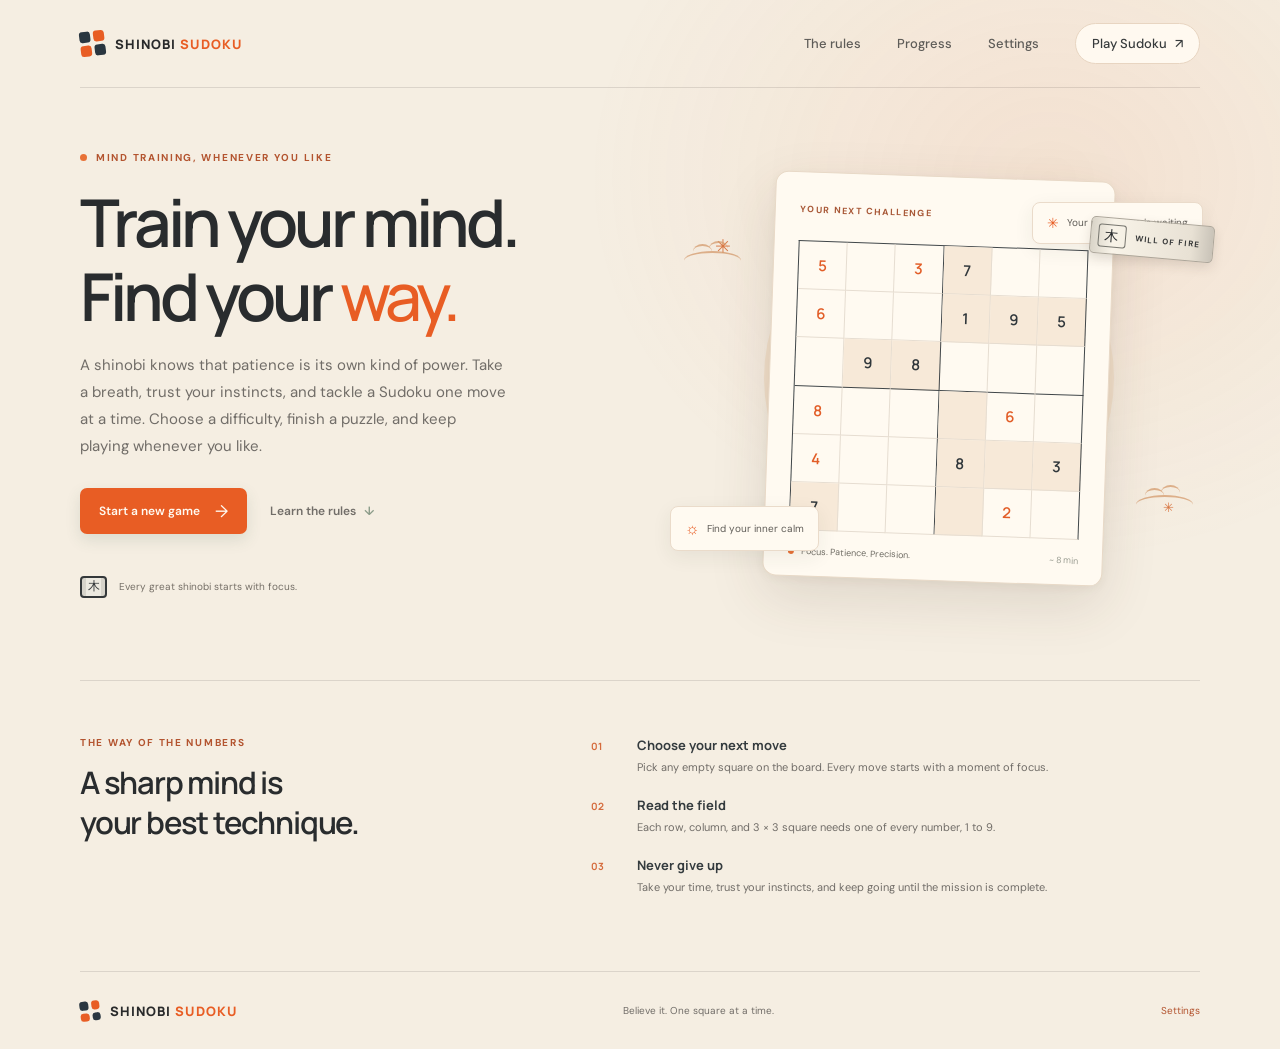
<file: index.html>
<!doctype html>
<html lang="en">
  <head>
    <meta charset="utf-8" />
    <meta name="viewport" content="width=device-width, initial-scale=1" />
    <meta
      name="description"
      content="Train your focus with a Naruto-inspired daily Sudoku challenge. Take a breath, trust your instincts, and find your next move."
    />
    <meta name="theme-color" content="#f5eee2" />
    <title>Shinobi Sudoku — Train your mind</title>
    <link rel="icon" type="image/svg+xml" href="favicon.svg" />
    <link rel="stylesheet" href="styles.css" />
    <script src="settings.js" defer></script>
  </head>
  <body class="home-page">
    <header class="site-header">
      <a class="brand" href="index.html" aria-label="Shinobi Sudoku home">
        <span class="brand-mark" aria-hidden="true"><span></span><span></span><span></span><span></span></span>
        <span class="brand-title">SHINOBI <span>SUDOKU</span></span>
      </a>
      <nav class="site-nav" aria-label="Main navigation">
        <a href="#how-to-play">The rules</a>
        <a href="progress.html">Progress</a>
        <a href="settings.html">Settings</a>
        <a class="nav-cta" href="puzzle.html">Play Sudoku <span aria-hidden="true">↗</span></a>
      </nav>
    </header>

    <main>
      <section class="hero" aria-labelledby="hero-title">
        <div class="hero-copy">
          <p class="eyebrow"><span class="eyebrow-dot"></span> Mind training, whenever you like</p>
          <h1 id="hero-title">Train your mind.<br />Find your <span>way.</span></h1>
          <p class="hero-description">
            A shinobi knows that patience is its own kind of power. Take a breath,
            trust your instincts, and tackle a Sudoku one move at a time. Choose
            a difficulty, finish a puzzle, and keep playing whenever you like.
          </p>
          <div class="hero-actions">
            <a class="button button-primary" href="puzzle.html">
              Start a new game <span aria-hidden="true">→</span>
            </a>
            <a class="text-link" href="#how-to-play">Learn the rules <span aria-hidden="true">↓</span></a>
          </div>
          <div class="social-proof">
            <span class="headband-stamp" aria-hidden="true">木</span>
            <span>Every great shinobi starts with focus.</span>
          </div>
        </div>

        <div class="hero-art" aria-label="An illustrated shinobi-inspired Sudoku preview">
          <div class="art-sun"></div>
          <span class="art-cloud cloud-one" aria-hidden="true"></span>
          <span class="art-cloud cloud-two" aria-hidden="true"></span>
          <span class="art-sparkle sparkle-one" aria-hidden="true">✳</span>
          <span class="art-sparkle sparkle-two" aria-hidden="true">✳</span>
          <div class="headband-banner"><span class="headband-symbol" aria-hidden="true">木</span><span>WILL OF FIRE</span></div>
          <div class="preview-card">
            <div class="preview-heading">
              <span class="preview-label">YOUR NEXT CHALLENGE</span>
              <span class="calendar-icon" aria-hidden="true">✳</span>
            </div>
            <div class="preview-grid" aria-hidden="true">
              <span>5</span><span></span><span>3</span><span class="mini-given">7</span><span></span><span></span>
              <span>6</span><span></span><span></span><span>1</span><span>9</span><span>5</span>
              <span></span><span>9</span><span>8</span><span></span><span></span><span></span>
              <span>8</span><span></span><span></span><span></span><span>6</span><span></span>
              <span>4</span><span></span><span></span><span>8</span><span></span><span>3</span>
              <span>7</span><span></span><span></span><span></span><span>2</span><span></span>
            </div>
            <div class="preview-footer">
              <span><span class="status-dot"></span> Focus. Patience. Precision.</span>
              <span class="preview-time">~ 8 min</span>
            </div>
          </div>
          <div class="floating-note note-top"><span class="note-icon">✳</span> Your next move is waiting</div>
          <div class="floating-note note-bottom"><span aria-hidden="true">☼</span> Find your inner calm</div>
        </div>
      </section>

      <section class="how-section" id="how-to-play" aria-labelledby="how-title">
        <div class="how-intro">
          <p class="eyebrow">The way of the numbers</p>
          <h2 id="how-title">A sharp mind is<br />your best technique.</h2>
        </div>
        <div class="how-steps">
          <article class="how-step">
            <span class="step-number">01</span>
            <div><h3>Choose your next move</h3><p>Pick any empty square on the board. Every move starts with a moment of focus.</p></div>
          </article>
          <article class="how-step">
            <span class="step-number">02</span>
            <div><h3>Read the field</h3><p>Each row, column, and 3 × 3 square needs one of every number, 1 to 9.</p></div>
          </article>
          <article class="how-step">
            <span class="step-number">03</span>
            <div><h3>Never give up</h3><p>Take your time, trust your instincts, and keep going until the mission is complete.</p></div>
          </article>
        </div>
      </section>
    </main>

    <footer class="site-footer">
      <a class="brand footer-brand" href="index.html" aria-label="Shinobi Sudoku home">
        <span class="brand-mark" aria-hidden="true"><span></span><span></span><span></span><span></span></span>
        <span class="brand-title">SHINOBI <span>SUDOKU</span></span>
      </a>
      <p>Believe it. One square at a time.</p>
      <a href="settings.html">Settings</a>
    </footer>
  </body>
</html>
</file>
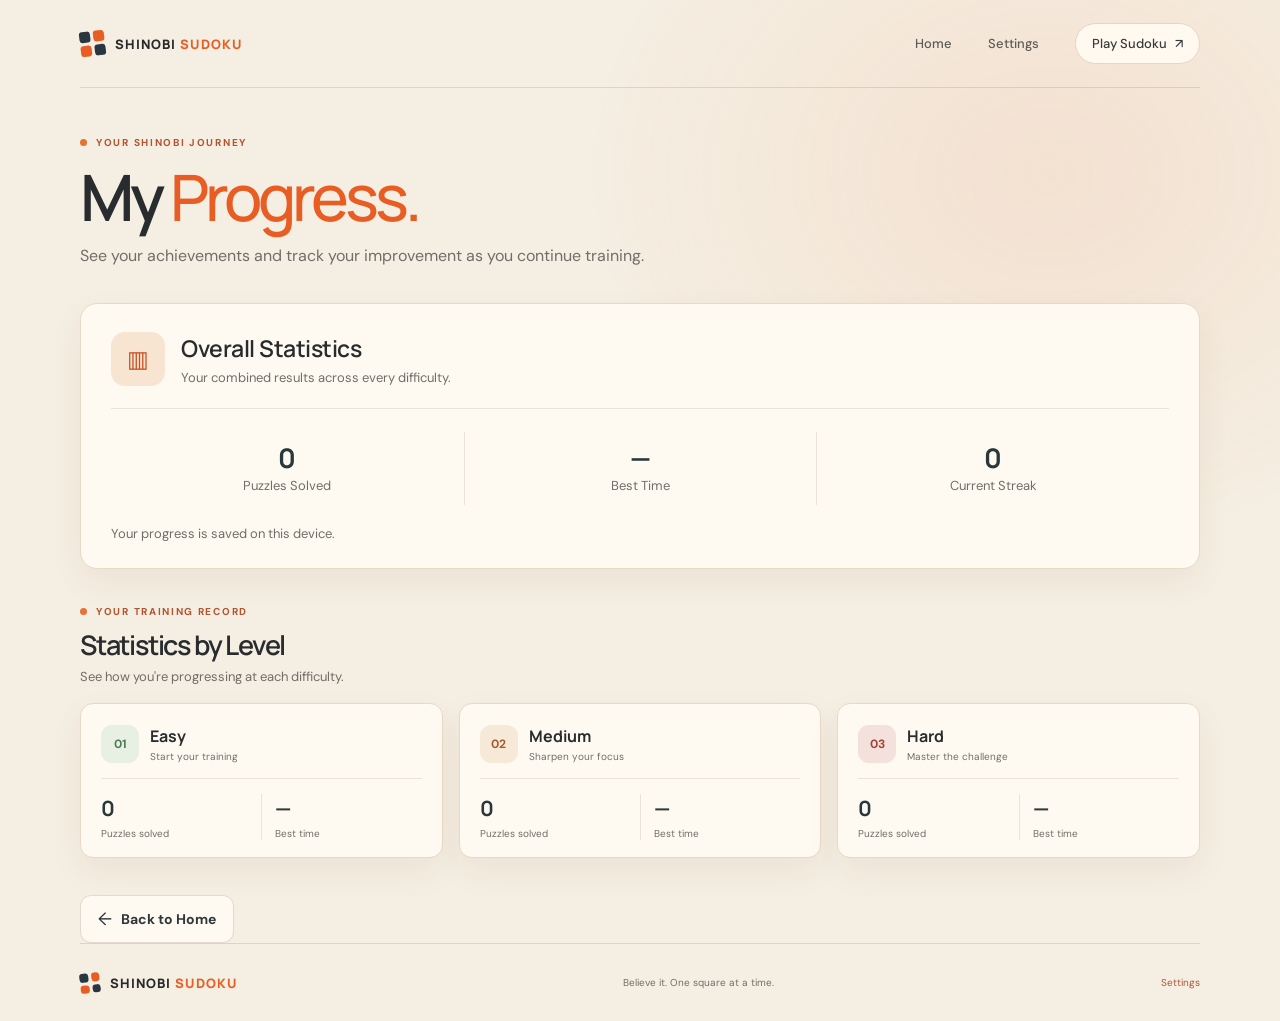
<file: progress.html>
<!doctype html>
<html lang="en">
  <head>
    <meta charset="utf-8" />
    <meta name="viewport" content="width=device-width, initial-scale=1" />
    <meta
      name="description"
      content="See your Sudoku achievements and track your shinobi training progress."
    />
    <meta name="theme-color" content="#f5eee2" />
    <title>My Progress — Shinobi Sudoku</title>
    <link rel="icon" type="image/svg+xml" href="favicon.svg" />
    <link rel="stylesheet" href="styles.css" />
    <script src="settings.js" defer></script>
    <script src="progress.js" defer></script>
  </head>
  <body class="progress-page">
    <header class="site-header">
      <a class="brand" href="index.html" aria-label="Shinobi Sudoku home">
        <span class="brand-mark" aria-hidden="true"><span></span><span></span><span></span><span></span></span>
        <span class="brand-title">SHINOBI <span>SUDOKU</span></span>
      </a>
      <nav class="site-nav" aria-label="Main navigation">
        <a href="index.html">Home</a>
        <a href="settings.html">Settings</a>
        <a class="nav-cta" href="puzzle.html">Play Sudoku <span aria-hidden="true">↗</span></a>
      </nav>
    </header>

    <main>
      <section class="progress-intro" aria-labelledby="progress-title">
        <p class="eyebrow"><span class="eyebrow-dot"></span> Your shinobi journey</p>
        <h1 id="progress-title">My <span>Progress.</span></h1>
        <p>See your achievements and track your improvement as you continue training.</p>
      </section>

      <section class="statistics-card overall-statistics" aria-labelledby="statistics-title">
        <div class="statistics-heading">
          <span class="statistics-icon" aria-hidden="true">▥</span>
          <div>
            <h2 id="statistics-title">Overall Statistics</h2>
            <p>Your combined results across every difficulty.</p>
          </div>
        </div>
        <div class="statistics-grid" aria-live="polite">
          <div class="statistic">
            <strong id="puzzles-solved">0</strong>
            <span>Puzzles Solved</span>
          </div>
          <div class="statistic">
            <strong id="best-time">—</strong>
            <span>Best Time</span>
          </div>
          <div class="statistic">
            <strong id="current-streak">0</strong>
            <span>Current Streak</span>
          </div>
        </div>
        <p class="storage-note" id="storage-note" aria-live="polite">
          Your progress is saved on this device.
        </p>
      </section>

      <section class="level-statistics" aria-labelledby="level-statistics-title">
        <div class="level-statistics-heading">
          <p class="eyebrow"><span class="eyebrow-dot"></span> Your training record</p>
          <h2 id="level-statistics-title">Statistics by Level</h2>
          <p>See how you're progressing at each difficulty.</p>
        </div>
        <div class="level-statistics-grid" aria-live="polite">
          <article class="statistics-card level-statistics-card" aria-labelledby="easy-statistics-title">
            <div class="level-card-heading">
              <span class="level-badge level-easy" aria-hidden="true">01</span>
              <div>
                <h3 id="easy-statistics-title">Easy</h3>
                <p>Start your training</p>
              </div>
            </div>
            <div class="level-stats">
              <div class="level-stat"><strong id="easy-solved">0</strong><span>Puzzles solved</span></div>
              <div class="level-stat"><strong id="easy-best">—</strong><span>Best time</span></div>
            </div>
          </article>
          <article class="statistics-card level-statistics-card" aria-labelledby="medium-statistics-title">
            <div class="level-card-heading">
              <span class="level-badge level-medium" aria-hidden="true">02</span>
              <div>
                <h3 id="medium-statistics-title">Medium</h3>
                <p>Sharpen your focus</p>
              </div>
            </div>
            <div class="level-stats">
              <div class="level-stat"><strong id="medium-solved">0</strong><span>Puzzles solved</span></div>
              <div class="level-stat"><strong id="medium-best">—</strong><span>Best time</span></div>
            </div>
          </article>
          <article class="statistics-card level-statistics-card" aria-labelledby="hard-statistics-title">
            <div class="level-card-heading">
              <span class="level-badge level-hard" aria-hidden="true">03</span>
              <div>
                <h3 id="hard-statistics-title">Hard</h3>
                <p>Master the challenge</p>
              </div>
            </div>
            <div class="level-stats">
              <div class="level-stat"><strong id="hard-solved">0</strong><span>Puzzles solved</span></div>
              <div class="level-stat"><strong id="hard-best">—</strong><span>Best time</span></div>
            </div>
          </article>
        </div>
        <p class="level-history-note" id="level-history-note" hidden>
          Difficulty records are collected from puzzles completed after this update.
        </p>
      </section>

      <a class="back-home-button" href="index.html"><span aria-hidden="true">←</span> Back to Home</a>
    </main>
    <footer class="site-footer">
      <a class="brand footer-brand" href="index.html" aria-label="Shinobi Sudoku home">
        <span class="brand-mark" aria-hidden="true"><span></span><span></span><span></span><span></span></span>
        <span class="brand-title">SHINOBI <span>SUDOKU</span></span>
      </a>
      <p>Believe it. One square at a time.</p>
      <a href="settings.html">Settings</a>
    </footer>
  </body>
</html>
</file>
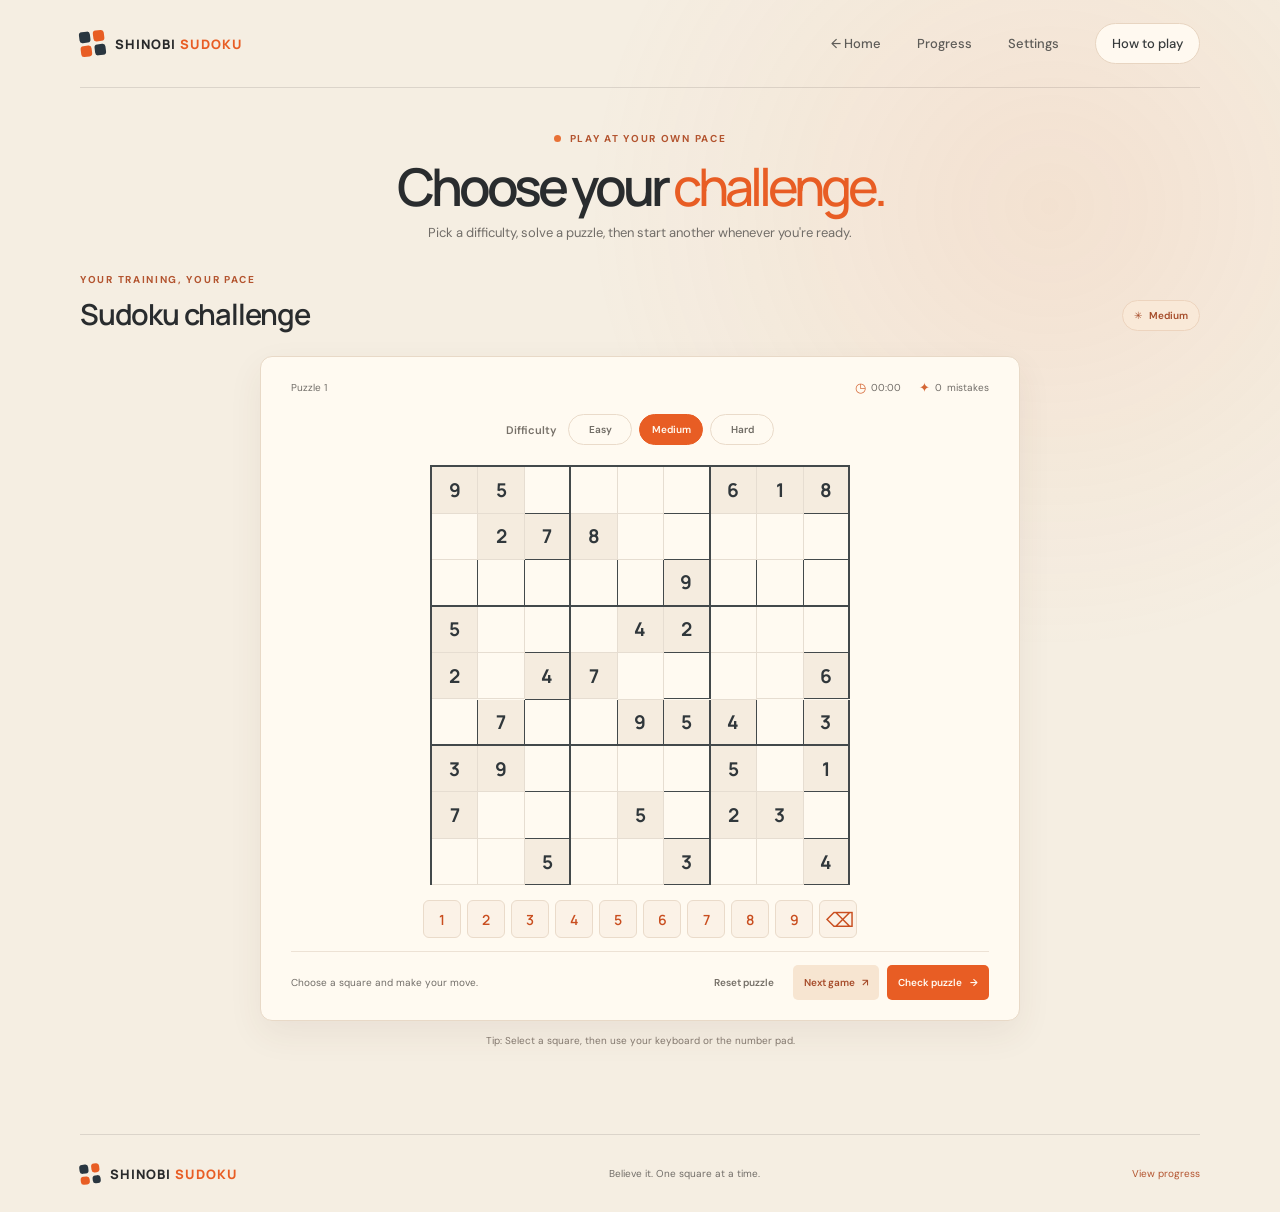
<file: puzzle.html>
<!doctype html>
<html lang="en">
  <head>
    <meta charset="utf-8" />
    <meta name="viewport" content="width=device-width, initial-scale=1" />
    <meta
      name="description"
      content="Play Shinobi Sudoku whenever you like. Choose a difficulty, focus your mind, and complete as many puzzles as you want."
    />
    <meta name="theme-color" content="#f5eee2" />
    <title>Play Sudoku — Shinobi Sudoku</title>
    <link rel="icon" type="image/svg+xml" href="favicon.svg" />
    <link rel="stylesheet" href="styles.css" />
    <script src="settings.js" defer></script>
    <script src="script.js" defer></script>
  </head>
  <body class="puzzle-page">
    <header class="site-header">
      <a class="brand" href="index.html" aria-label="Shinobi Sudoku home">
        <span class="brand-mark" aria-hidden="true"><span></span><span></span><span></span><span></span></span>
        <span class="brand-title">SHINOBI <span>SUDOKU</span></span>
      </a>
      <nav class="site-nav" aria-label="Main navigation">
        <a href="index.html">← Home</a>
        <a href="progress.html">Progress</a>
        <a href="settings.html">Settings</a>
        <a class="nav-cta" href="index.html#how-to-play">How to play</a>
      </nav>
    </header>

    <main>
      <section class="mission-intro" aria-labelledby="mission-title">
        <p class="eyebrow"><span class="eyebrow-dot"></span> Play at your own pace</p>
        <h1 id="mission-title">Choose your <span>challenge.</span></h1>
        <p>Pick a difficulty, solve a puzzle, then start another whenever you're ready.</p>
      </section>

      <section class="play-section" id="play" aria-labelledby="play-title">
        <div class="section-heading">
          <div>
            <p class="eyebrow">Your training, your pace</p>
            <h2 id="play-title">Sudoku challenge</h2>
          </div>
          <span class="difficulty-pill"><span aria-hidden="true">✳</span> <span id="difficulty-label">Medium</span></span>
        </div>

        <div class="game-card">
          <div class="game-topline">
            <span class="game-date" id="game-number">Puzzle 1</span>
            <div class="game-stats" aria-label="Game statistics">
              <span><span aria-hidden="true">◷</span> <span id="timer">00:00</span></span>
              <span><span aria-hidden="true">✦</span> <span id="mistakes">0</span> mistakes</span>
            </div>
          </div>
          <div class="difficulty-picker" role="group" aria-label="Choose puzzle difficulty">
            <span class="difficulty-picker-label">Difficulty</span>
            <button type="button" class="difficulty-option" data-difficulty="easy" aria-pressed="false">Easy</button>
            <button type="button" class="difficulty-option" data-difficulty="medium" aria-pressed="true">Medium</button>
            <button type="button" class="difficulty-option" data-difficulty="hard" aria-pressed="false">Hard</button>
          </div>
          <div
            class="sudoku-board"
            id="sudoku-board"
            role="group"
            aria-label="Sudoku board"
          ></div>
          <div class="number-pad" aria-label="Choose a number">
            <button type="button" class="number-button" data-number="1" aria-label="Enter 1">1</button>
            <button type="button" class="number-button" data-number="2" aria-label="Enter 2">2</button>
            <button type="button" class="number-button" data-number="3" aria-label="Enter 3">3</button>
            <button type="button" class="number-button" data-number="4" aria-label="Enter 4">4</button>
            <button type="button" class="number-button" data-number="5" aria-label="Enter 5">5</button>
            <button type="button" class="number-button" data-number="6" aria-label="Enter 6">6</button>
            <button type="button" class="number-button" data-number="7" aria-label="Enter 7">7</button>
            <button type="button" class="number-button" data-number="8" aria-label="Enter 8">8</button>
            <button type="button" class="number-button" data-number="9" aria-label="Enter 9">9</button>
            <button type="button" class="erase-button" data-erase aria-label="Erase selected square">⌫</button>
          </div>
          <div class="game-bottom">
            <p class="game-message" id="game-message" aria-live="polite">Choose a square and make your move.</p>
            <div class="game-actions">
              <button type="button" class="button button-quiet" id="clear-button">Reset puzzle</button>
              <button type="button" class="button button-next" id="next-button">Next game <span aria-hidden="true">↗</span></button>
              <button type="button" class="button button-check" id="check-button">Check puzzle <span aria-hidden="true">→</span></button>
            </div>
          </div>
        </div>
        <p class="keyboard-hint">Tip: Select a square, then use your keyboard or the number pad.</p>
      </section>
    </main>

    <footer class="site-footer">
      <a class="brand footer-brand" href="index.html" aria-label="Shinobi Sudoku home">
        <span class="brand-mark" aria-hidden="true"><span></span><span></span><span></span><span></span></span>
        <span class="brand-title">SHINOBI <span>SUDOKU</span></span>
      </a>
      <p>Believe it. One square at a time.</p>
      <a href="progress.html">View progress</a>
    </footer>
  </body>
</html>
</file>
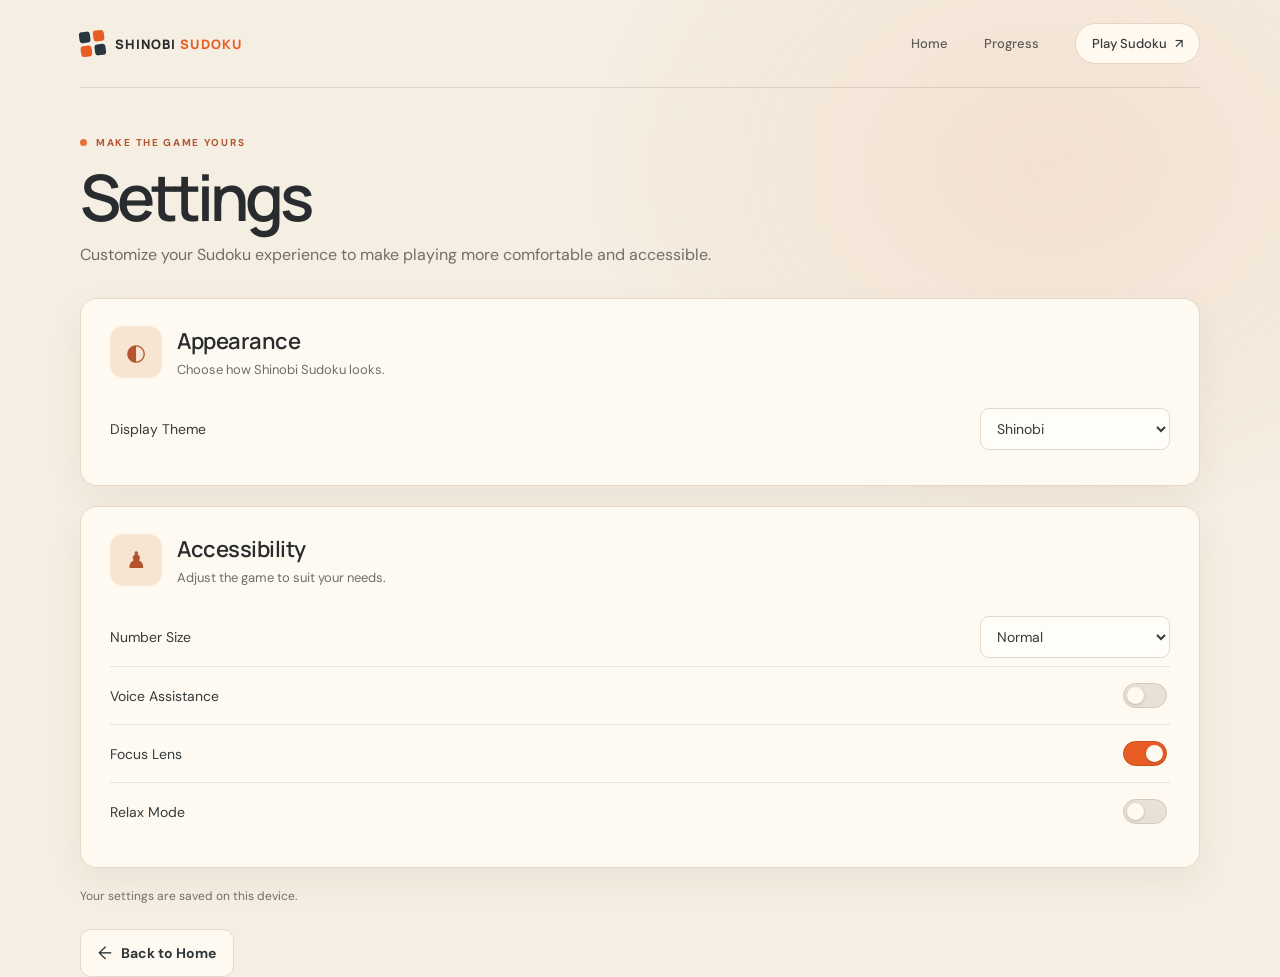
<file: settings.html>
<!doctype html>
<html lang="en">
  <head>
    <meta charset="utf-8" />
    <meta name="viewport" content="width=device-width, initial-scale=1" />
    <meta
      name="description"
      content="Customize Shinobi Sudoku's appearance and accessibility settings."
    />
    <meta name="theme-color" content="#f5eee2" />
    <title>Settings — Shinobi Sudoku</title>
    <link rel="icon" type="image/svg+xml" href="favicon.svg" />
    <link rel="stylesheet" href="styles.css" />
    <script src="settings.js" defer></script>
  </head>
  <body class="settings-page">
    <header class="site-header">
      <a class="brand" href="index.html" aria-label="Shinobi Sudoku home">
        <span class="brand-mark" aria-hidden="true"><span></span><span></span><span></span><span></span></span>
        <span class="brand-title">SHINOBI <span>SUDOKU</span></span>
      </a>
      <nav class="site-nav" aria-label="Main navigation">
        <a href="index.html">Home</a>
        <a href="progress.html">Progress</a>
        <a class="nav-cta" href="puzzle.html">Play Sudoku <span aria-hidden="true">↗</span></a>
      </nav>
    </header>

    <main>
      <section class="settings-intro" aria-labelledby="settings-title">
        <p class="eyebrow"><span class="eyebrow-dot"></span> Make the game yours</p>
        <h1 id="settings-title">Settings</h1>
        <p>Customize your Sudoku experience to make playing more comfortable and accessible.</p>
      </section>

      <form class="settings-form" id="settings-form">
        <section class="settings-card" aria-labelledby="appearance-title">
          <div class="settings-card-heading">
            <span class="settings-icon" aria-hidden="true">◐</span>
            <div>
              <h2 id="appearance-title">Appearance</h2>
              <p>Choose how Shinobi Sudoku looks.</p>
            </div>
          </div>
          <div class="setting-row">
            <label for="theme-setting">Display Theme</label>
            <select id="theme-setting" name="theme">
              <option value="light">Light</option>
              <option value="dark">Dark</option>
              <option value="shinobi">Shinobi</option>
            </select>
          </div>
        </section>

        <section class="settings-card" aria-labelledby="accessibility-title">
          <div class="settings-card-heading">
            <span class="settings-icon" aria-hidden="true">♟</span>
            <div>
              <h2 id="accessibility-title">Accessibility</h2>
              <p>Adjust the game to suit your needs.</p>
            </div>
          </div>
          <div class="setting-row">
            <label for="number-size-setting">Number Size</label>
            <select id="number-size-setting" name="numberSize">
              <option value="normal">Normal</option>
              <option value="large">Large</option>
            </select>
          </div>
          <label class="setting-row setting-toggle" for="voice-setting">
            <span>Voice Assistance</span>
            <input id="voice-setting" name="voiceAssistance" type="checkbox" />
          </label>
          <label class="setting-row setting-toggle" for="focus-setting">
            <span>Focus Lens</span>
            <input id="focus-setting" name="focusLens" type="checkbox" checked />
          </label>
          <label class="setting-row setting-toggle" for="relax-setting">
            <span>Relax Mode</span>
            <input id="relax-setting" name="relaxMode" type="checkbox" />
          </label>
        </section>
        <p class="settings-status" id="settings-status" role="status" aria-live="polite">
          Your settings are saved on this device.
        </p>
      </form>

      <a class="back-home-button" href="index.html"><span aria-hidden="true">←</span> Back to Home</a>
    </main>
  </body>
</html>
</file>
<file: styles.css>
@import url("https://fonts.googleapis.com/css2?family=DM+Sans:wght@400;500;600;700&family=Manrope:wght@400;500;600;700;800&display=swap");

:root {
  color-scheme: light;
  font-family: "DM Sans", sans-serif;
  color: #23332b;
  background: #f8f7f2;
  font-synthesis: none;
  text-rendering: optimizeLegibility;
  -webkit-font-smoothing: antialiased;
  --ink: #23332b;
  --muted: #788078;
  --green: #355b49;
  --green-dark: #294a3a;
  --sage: #e8eee6;
  --line: #e8e8df;
  --paper: #fffefa;
}

* {
  box-sizing: border-box;
}

html {
  scroll-behavior: smooth;
  scroll-padding-top: 5rem;
}

body {
  min-width: 320px;
  margin: 0;
  background:
    radial-gradient(ellipse at 82% 20%, rgb(223 231 218 / 42%), transparent 29rem),
    #f8f7f2;
}

button,
a {
  -webkit-tap-highlight-color: transparent;
}

a {
  color: inherit;
  text-decoration: none;
}

button {
  font: inherit;
}

button:focus-visible,
a:focus-visible {
  outline: 3px solid #9ab59d;
  outline-offset: 3px;
}

.site-header,
main,
.site-footer {
  width: min(1120px, calc(100% - 64px));
  margin-inline: auto;
}

.site-header {
  height: 88px;
  display: flex;
  align-items: center;
  justify-content: space-between;
  border-bottom: 1px solid rgb(42 57 47 / 8%);
}

.brand {
  display: inline-flex;
  align-items: center;
  gap: 10px;
  font-family: Manrope, sans-serif;
  font-size: 19px;
  font-weight: 700;
  letter-spacing: -0.8px;
}

.brand-name {
  color: #77907b;
  font-weight: 500;
}

.brand-mark {
  width: 25px;
  height: 25px;
  display: grid;
  grid-template-columns: repeat(2, 1fr);
  gap: 3px;
  transform: rotate(-7deg);
}

.brand-mark span {
  border-radius: 3px;
  background: #496a55;
}

.brand-mark span:nth-child(2),
.brand-mark span:nth-child(3) {
  background: #a4b99e;
}

.site-nav {
  display: flex;
  align-items: center;
  gap: 36px;
  color: #59665d;
  font-size: 13px;
  font-weight: 500;
}

.site-nav a,
.site-footer a {
  transition: color 160ms ease;
}

.site-nav a:hover,
.site-footer a:hover {
  color: var(--green);
}

.site-nav .nav-cta {
  padding: 11px 16px;
  border: 1px solid #dfe4dc;
  border-radius: 999px;
  color: var(--green);
  background: rgb(255 254 250 / 65%);
}

.nav-cta span {
  margin-left: 5px;
}

.hero {
  min-height: 556px;
  display: grid;
  grid-template-columns: 1.03fr 0.97fr;
  align-items: center;
  gap: 45px;
  padding: 63px 0 74px;
}

.hero-copy {
  padding-bottom: 8px;
}

.eyebrow {
  display: flex;
  align-items: center;
  gap: 9px;
  margin: 0;
  color: #6d806f;
  font-size: 10px;
  font-weight: 700;
  letter-spacing: 1.7px;
  text-transform: uppercase;
}

.eyebrow-dot,
.status-dot {
  width: 7px;
  height: 7px;
  border-radius: 50%;
  background: #92a88e;
}

h1,
h2,
h3,
p {
  margin-top: 0;
}

h1,
h2,
h3 {
  font-family: Manrope, sans-serif;
}

h1 {
  margin: 22px 0 18px;
  font-size: clamp(45px, 5.2vw, 66px);
  font-weight: 600;
  letter-spacing: -4px;
  line-height: 1.12;
}

h1 span {
  color: #749078;
  font-weight: 500;
}

.hero-description {
  max-width: 426px;
  margin-bottom: 28px;
  color: #727b73;
  font-size: 15px;
  line-height: 1.8;
}

.hero-actions {
  display: flex;
  align-items: center;
  gap: 23px;
}

.button {
  min-height: 46px;
  display: inline-flex;
  align-items: center;
  justify-content: center;
  gap: 15px;
  border: 0;
  border-radius: 7px;
  cursor: pointer;
  font-size: 12px;
  font-weight: 600;
  transition: background 160ms ease, transform 160ms ease;
}

.button:hover {
  transform: translateY(-1px);
}

.button-primary {
  padding: 0 19px;
  color: #fffefa;
  background: var(--green);
  box-shadow: 0 6px 15px rgb(53 91 73 / 13%);
}

.button-primary:hover,
.button-check:hover {
  background: var(--green-dark);
}

.button-primary span {
  font-size: 17px;
  font-weight: 400;
}

.text-link {
  color: #67736a;
  font-size: 12px;
  font-weight: 600;
}

.text-link span {
  margin-left: 5px;
  color: #8a9b88;
}

.social-proof {
  display: flex;
  align-items: center;
  gap: 12px;
  margin-top: 42px;
  color: #838981;
  font-size: 10px;
}

.avatar-stack {
  display: flex;
  padding-left: 2px;
}

.avatar-stack i {
  width: 25px;
  height: 25px;
  display: grid;
  place-items: center;
  margin-left: -3px;
  border: 2px solid #f8f7f2;
  border-radius: 50%;
  color: #506b55;
  background: #dae3d4;
  font-size: 8px;
  font-style: normal;
  font-weight: 700;
}

.avatar-stack i:nth-child(2) {
  color: #775c49;
  background: #eadbce;
}

.avatar-stack i:nth-child(3) {
  color: #625e76;
  background: #dfdbea;
}

.hero-art {
  min-height: 385px;
  position: relative;
  display: grid;
  place-items: center;
}

.hero-art::before {
  width: 350px;
  height: 350px;
  position: absolute;
  border-radius: 50%;
  background: #edf0e7;
  content: "";
}

.preview-card {
  width: min(100%, 340px);
  position: relative;
  z-index: 1;
  padding: 23px 24px 18px;
  border: 1px solid #ecebe3;
  border-radius: 13px;
  background: var(--paper);
  box-shadow: 0 20px 55px rgb(46 60 46 / 10%), 0 3px 8px rgb(46 60 46 / 3%);
  transform: rotate(2deg);
}

.preview-heading,
.preview-footer {
  display: flex;
  align-items: center;
  justify-content: space-between;
}

.preview-heading {
  margin-bottom: 17px;
}

.preview-label {
  color: #829082;
  font-size: 9px;
  font-weight: 700;
  letter-spacing: 1.4px;
}

.calendar-icon {
  width: 28px;
  height: 28px;
  display: grid;
  place-items: center;
  border-radius: 50%;
  color: #6f8a70;
  background: #edf2e9;
  font-size: 14px;
}

.preview-grid {
  display: grid;
  grid-template-columns: repeat(6, 1fr);
  border-top: 1.5px solid #aeb8a9;
  border-left: 1.5px solid #aeb8a9;
}

.preview-grid span {
  aspect-ratio: 1;
  display: grid;
  place-items: center;
  border-right: 1px solid #e4e6de;
  border-bottom: 1px solid #e4e6de;
  color: #6d8670;
  font-family: Manrope, sans-serif;
  font-size: 15px;
  font-weight: 600;
}

.preview-grid span:nth-child(3n) {
  border-right: 1.5px solid #aeb8a9;
}

.preview-grid span:nth-child(n + 13):nth-child(-n + 18) {
  border-bottom: 1.5px solid #aeb8a9;
}

.preview-grid span:nth-child(6n + 1) {
  border-left: 0;
}

.preview-grid span:nth-child(4),
.preview-grid span:nth-child(10),
.preview-grid span:nth-child(11),
.preview-grid span:nth-child(12),
.preview-grid span:nth-child(14),
.preview-grid span:nth-child(15),
.preview-grid span:nth-child(22),
.preview-grid span:nth-child(28),
.preview-grid span:nth-child(29),
.preview-grid span:nth-child(30),
.preview-grid span:nth-child(31),
.preview-grid span:nth-child(34) {
  color: #354d3d;
  background: #f1f3ed;
}

.preview-footer {
  margin-top: 15px;
  color: #728072;
  font-size: 9px;
}

.preview-footer > span:first-child {
  display: flex;
  align-items: center;
  gap: 7px;
}

.status-dot {
  width: 6px;
  height: 6px;
}

.preview-time {
  color: #9a9d92;
}

.floating-note {
  position: absolute;
  z-index: 2;
  display: flex;
  align-items: center;
  gap: 8px;
  padding: 11px 14px;
  border: 1px solid #eeede6;
  border-radius: 8px;
  background: var(--paper);
  box-shadow: 0 6px 20px rgb(46 60 46 / 7%);
  color: #6d776c;
  font-size: 10px;
}

.note-top {
  top: 26px;
  right: -3px;
}

.note-icon {
  color: #83977d;
  font-size: 14px;
}

.note-bottom {
  bottom: 30px;
  left: -9px;
}

.note-bottom > span {
  color: #bd9a65;
  font-size: 16px;
}

.art-sparkle {
  position: absolute;
  color: #a8b99e;
  font-size: 19px;
}

.sparkle-one {
  top: 58px;
  left: 36px;
}

.sparkle-two {
  right: 26px;
  bottom: 65px;
  color: #c9b797;
  font-size: 13px;
}

.play-section {
  padding: 43px 0 87px;
  border-top: 1px solid rgb(42 57 47 / 9%);
}

.section-heading {
  display: flex;
  align-items: end;
  justify-content: space-between;
  margin-bottom: 22px;
}

.section-heading .eyebrow {
  margin-bottom: 8px;
}

h2 {
  margin-bottom: 0;
  color: #293a30;
  font-size: 29px;
  font-weight: 600;
  letter-spacing: -1.2px;
}

.difficulty-pill {
  display: inline-flex;
  align-items: center;
  gap: 7px;
  margin-bottom: 3px;
  padding: 8px 11px;
  border: 1px solid #e2e8de;
  border-radius: 999px;
  color: #71836e;
  background: #f2f5ee;
  font-size: 10px;
  font-weight: 600;
}

.game-card {
  max-width: 760px;
  margin-inline: auto;
  padding: 22px 30px 19px;
  border: 1px solid #ecebe3;
  border-radius: 12px;
  background: var(--paper);
  box-shadow: 0 13px 35px rgb(46 60 46 / 5%);
}

.game-topline,
.game-stats,
.game-bottom,
.game-actions {
  display: flex;
  align-items: center;
}

.game-topline,
.game-bottom {
  justify-content: space-between;
}

.game-date,
.game-stats {
  color: #81887f;
  font-size: 10px;
}

.game-stats {
  gap: 18px;
}

.game-stats > span {
  display: inline-flex;
  align-items: center;
  gap: 5px;
}

.game-stats > span > span:first-child {
  color: #87977f;
  font-size: 13px;
}

.sudoku-board {
  width: min(100%, 420px);
  display: grid;
  grid-template-columns: repeat(9, minmax(0, 1fr));
  overflow: hidden;
  margin: 20px auto 15px;
  border-top: 2px solid #82917e;
  border-left: 2px solid #82917e;
  background: white;
  touch-action: manipulation;
}

.sudoku-cell {
  aspect-ratio: 1;
  display: grid;
  place-items: center;
  min-width: 0;
  padding: 0;
  border: 0;
  border-right: 1px solid #e6e9e2;
  border-bottom: 1px solid #e6e9e2;
  border-radius: 0;
  color: #6a876e;
  background: #fffefa;
  cursor: pointer;
  font-family: Manrope, sans-serif;
  font-size: clamp(14px, 3.2vw, 19px);
  font-weight: 500;
  transition: background 100ms ease;
}

.sudoku-cell:nth-child(3n) {
  border-right: 2px solid #82917e;
}

.sudoku-cell:nth-child(n + 19):nth-child(-n + 27),
.sudoku-cell:nth-child(n + 46):nth-child(-n + 54) {
  border-bottom: 2px solid #82917e;
}

.sudoku-cell.given {
  color: #35483a;
  background: #f6f7f2;
  font-weight: 700;
}

.sudoku-cell.related {
  background: #f0f3ec;
}

.sudoku-cell.same-number {
  color: #355b49;
  background: #e4ecdf;
  font-weight: 700;
}

.sudoku-cell.selected {
  position: relative;
  z-index: 1;
  outline: 2px solid #789477;
  outline-offset: -2px;
  background: #e7eee2;
}

.sudoku-cell.error {
  color: #a34f42;
  background: #f7e9e5;
}

.sudoku-cell:disabled {
  cursor: default;
  opacity: 1;
  -webkit-text-fill-color: currentColor;
}

.number-pad {
  display: flex;
  flex-wrap: wrap;
  justify-content: center;
  gap: 6px;
  margin: 0 auto;
}

.number-button,
.erase-button {
  width: 38px;
  height: 38px;
  display: grid;
  place-items: center;
  border: 1px solid #e7e9e1;
  border-radius: 6px;
  color: #49664e;
  background: #f7f8f3;
  cursor: pointer;
  font-family: Manrope, sans-serif;
  font-size: 14px;
  font-weight: 600;
  transition: background 140ms ease, border-color 140ms ease;
}

.number-button:hover,
.erase-button:hover {
  border-color: #bfcebb;
  background: #eaf0e6;
}

.erase-button {
  color: #838b80;
  font-size: 20px;
}

.game-bottom {
  min-height: 50px;
  gap: 14px;
  margin-top: 13px;
  padding-top: 12px;
  border-top: 1px solid #eeeee8;
}

.game-message {
  margin-bottom: 0;
  color: #7a8379;
  font-size: 10px;
}

.game-message.success {
  color: #47774e;
  font-weight: 600;
}

.game-message.error-message {
  color: #a34f42;
}

.game-actions {
  gap: 8px;
}

.button-quiet,
.button-check {
  min-height: 35px;
  padding: 0 11px;
  border-radius: 5px;
  font-size: 10px;
}

.button-quiet {
  color: #778076;
  background: transparent;
}

.button-quiet:hover {
  background: #f1f3ed;
}

.button-check {
  gap: 8px;
  color: #fffefa;
  background: var(--green);
}

.how-section {
  display: grid;
  grid-template-columns: 0.85fr 1.15fr;
  gap: 60px;
  padding: 55px 0 75px;
  border-top: 1px solid rgb(42 57 47 / 9%);
}

.how-intro .eyebrow {
  margin-bottom: 13px;
}

.how-intro h2 {
  font-size: 31px;
  line-height: 1.3;
}

.how-steps {
  display: grid;
  gap: 20px;
}

.how-step {
  display: grid;
  grid-template-columns: 33px 1fr;
  gap: 13px;
}

.step-number {
  padding-top: 3px;
  color: #91a28d;
  font-family: Manrope, sans-serif;
  font-size: 10px;
  font-weight: 700;
}

.how-step h3 {
  margin-bottom: 4px;
  color: #36483b;
  font-size: 13px;
  font-weight: 700;
}

.how-step p {
  margin-bottom: 0;
  color: #7d857b;
  font-size: 11px;
  line-height: 1.65;
}

.site-footer {
  min-height: 78px;
  display: flex;
  align-items: center;
  justify-content: space-between;
  border-top: 1px solid rgb(42 57 47 / 9%);
  color: #858b82;
  font-size: 10px;
}

.footer-brand {
  color: #405344;
  font-size: 15px;
}

.footer-brand .brand-mark {
  width: 20px;
  height: 20px;
}

.site-footer p {
  margin: 0;
}

.site-footer > a:last-child {
  color: #667567;
}

@media (max-width: 760px) {
  .site-header,
  main,
  .site-footer {
    width: min(100% - 40px, 560px);
  }

  .site-header {
    height: 72px;
  }

  .site-nav {
    gap: 16px;
    font-size: 11px;
  }

  .site-nav .nav-cta {
    padding: 9px 11px;
  }

  .hero {
    grid-template-columns: 1fr;
    gap: 15px;
    padding: 58px 0 54px;
  }

  h1 {
    font-size: clamp(46px, 10vw, 62px);
  }

  .hero-art {
    min-height: 335px;
    margin-top: 5px;
  }

  .hero-art::before {
    width: 300px;
    height: 300px;
  }

  .preview-card {
    width: min(100% - 38px, 330px);
  }

  .note-top {
    top: 7px;
    right: 0;
  }

  .note-bottom {
    bottom: 12px;
    left: 0;
  }

  .play-section {
    padding: 35px 0 65px;
  }

  .game-card {
    padding: 18px 17px 15px;
  }

  .how-section {
    grid-template-columns: 1fr;
    gap: 28px;
    padding: 45px 0 55px;
  }
}

@media (max-width: 480px) {
  .site-header,
  main,
  .site-footer {
    width: calc(100% - 32px);
  }

  .brand {
    gap: 7px;
    font-size: 17px;
  }

  .site-nav {
    gap: 12px;
    font-size: 10px;
  }

  .site-nav .nav-cta {
    padding: 8px 9px;
  }

  .hero {
    padding-top: 45px;
  }

  h1 {
    letter-spacing: -3px;
  }

  .hero-description {
    font-size: 14px;
  }

  .social-proof {
    margin-top: 31px;
    font-size: 9px;
  }

  .section-heading {
    align-items: center;
  }

  h2 {
    font-size: 26px;
  }

  .game-card {
    padding-inline: 11px;
  }

  .game-date,
  .game-stats {
    font-size: 9px;
  }

  .game-stats {
    gap: 9px;
  }

  .number-pad {
    gap: 4px;
  }

  .number-button,
  .erase-button {
    width: 32px;
    height: 36px;
  }

  .game-bottom {
    align-items: flex-start;
    flex-direction: column;
  }

  .site-footer {
    min-height: 90px;
    flex-wrap: wrap;
    gap: 4px 12px;
    padding: 15px 0;
  }

  .site-footer p {
    order: 1;
    width: 100%;
  }
}

@media (prefers-reduced-motion: reduce) {
  *,
  *::before,
  *::after {
    scroll-behavior: auto !important;
    transition-duration: 0.01ms !important;
  }
}

/* Shinobi-inspired palette and motifs */
:root {
  color: #24292c;
  background: #f5eee2;
  --ink: #24292c;
  --muted: #716d68;
  --green: #e85d24;
  --green-dark: #c94818;
  --sage: #f4dfca;
  --line: #e8d9c7;
  --paper: #fffaf1;
}

body {
  color: #24292c;
  background:
    radial-gradient(ellipse at 82% 17%, rgb(226 112 56 / 10%), transparent 29rem),
    #f5eee2;
}

.site-header {
  border-bottom-color: rgb(46 43 40 / 13%);
}

.brand-title {
  color: #292a2b;
  font-family: Manrope, sans-serif;
  font-size: 13px;
  font-weight: 800;
  letter-spacing: 1.05px;
}

.brand-title > span {
  color: #e85d24;
}

.brand-mark {
  position: relative;
  transform: rotate(-7deg);
}

.brand-mark span {
  background: #293640;
}

.brand-mark span:nth-child(2),
.brand-mark span:nth-child(3) {
  background: #e85d24;
}

.site-nav {
  color: #5e5c58;
}

.site-nav .nav-cta {
  border-color: #e8d5c1;
  color: #373b3c;
  background: #fff9f0;
}

.eyebrow {
  color: #b3542f;
}

.eyebrow-dot,
.status-dot {
  background: #e87136;
}

h1 {
  color: #292c2e;
}

h1 span {
  color: #e85d24;
}

.hero-description,
.text-link {
  color: #716d68;
}

.button-primary,
.button-check {
  color: #fffaf1;
  background: #e85d24;
}

.button-primary:hover,
.button-check:hover {
  background: #c94818;
}

.social-proof {
  color: #756f67;
}

.headband-stamp {
  width: 27px;
  height: 22px;
  display: grid;
  place-items: center;
  border: 2px solid #34383a;
  border-radius: 4px;
  color: #34383a;
  background: linear-gradient(90deg, #d6d3ca 0 17%, #ece9e0 17% 83%, #d6d3ca 83%);
  font-size: 12px;
  font-weight: 700;
}

.hero-art::before {
  width: 350px;
  height: 350px;
  background: #f1dfca;
}

.art-sun {
  width: 245px;
  height: 245px;
  position: absolute;
  top: 26px;
  left: 50%;
  border-radius: 50%;
  background: #e85d24;
  opacity: 0.12;
  transform: translateX(-50%);
}

.art-cloud {
  width: 57px;
  height: 19px;
  position: absolute;
  z-index: 1;
  border-top: 2px solid #d59b6d;
  border-radius: 50%;
  opacity: 0.75;
}

.art-cloud::before,
.art-cloud::after {
  width: 19px;
  height: 13px;
  position: absolute;
  top: -9px;
  border-top: 2px solid #d59b6d;
  border-radius: 50%;
  content: "";
}

.art-cloud::before {
  left: 9px;
}

.art-cloud::after {
  left: 25px;
  top: -12px;
}

.cloud-one {
  top: 75px;
  left: 5px;
}

.cloud-two {
  right: 7px;
  bottom: 67px;
}

.preview-card {
  border-color: #e8d9c7;
  background: #fffaf1;
  box-shadow: 0 20px 55px rgb(81 54 37 / 13%), 0 3px 8px rgb(81 54 37 / 5%);
}

.preview-label {
  color: #a85837;
}

.calendar-icon {
  color: #d35c2a;
  background: #f7e5d1;
}

.preview-grid {
  border-color: #41474a;
}

.preview-grid span {
  border-color: #e6ddd1;
  color: #e25d27;
}

.preview-grid span:nth-child(3n) {
  border-right-color: #41474a;
}

.preview-grid span:nth-child(n + 13):nth-child(-n + 18) {
  border-bottom-color: #41474a;
}

.preview-grid span:nth-child(4),
.preview-grid span:nth-child(10),
.preview-grid span:nth-child(11),
.preview-grid span:nth-child(12),
.preview-grid span:nth-child(14),
.preview-grid span:nth-child(15),
.preview-grid span:nth-child(22),
.preview-grid span:nth-child(28),
.preview-grid span:nth-child(29),
.preview-grid span:nth-child(30),
.preview-grid span:nth-child(31),
.preview-grid span:nth-child(34) {
  color: #30373b;
  background: #f7e9d8;
}

.preview-footer {
  color: #706d65;
}

.floating-note {
  border-color: #eadbca;
  background: #fffaf1;
  color: #5f5c57;
}

.note-icon,
.note-bottom > span {
  color: #e85d24;
}

.sparkle-one,
.sparkle-two {
  color: #d87642;
}

.headband-banner {
  position: absolute;
  top: 45px;
  right: -14px;
  z-index: 3;
  display: flex;
  align-items: center;
  gap: 9px;
  padding: 6px 13px 6px 7px;
  border: 1px solid #aca69a;
  border-radius: 5px;
  background: linear-gradient(90deg, #d9d4c8, #f8f3e8 18%, #e8e1d4 82%, #c9c3b8);
  box-shadow: 0 5px 12px rgb(61 48 39 / 13%);
  color: #3a3b3b;
  font-size: 8px;
  font-weight: 800;
  letter-spacing: 1.1px;
  transform: rotate(5deg);
}

.headband-symbol {
  width: 28px;
  height: 23px;
  display: grid;
  place-items: center;
  border: 1px solid #77766f;
  border-radius: 3px;
  color: #282b2d;
  font-size: 14px;
}

.how-section,
.play-section {
  border-top-color: rgb(46 43 40 / 13%);
}

h2 {
  color: #292c2e;
}

.difficulty-pill {
  border-color: #edd4be;
  color: #a54b29;
  background: #f9e9d8;
}

.game-card {
  border-color: #e8d9c7;
  background: #fffaf1;
  box-shadow: 0 13px 35px rgb(81 54 37 / 7%);
}

.game-date,
.game-stats,
.game-message {
  color: #716d68;
}

.game-stats > span > span:first-child {
  color: #d46635;
}

.sudoku-board {
  border-color: #43494b;
  background: #fffaf1;
}

.sudoku-cell {
  border-color: #e6ddd1;
  color: #df5b27;
  background: #fffaf1;
}

.sudoku-cell:nth-child(3n),
.sudoku-cell:nth-child(n + 19):nth-child(-n + 27),
.sudoku-cell:nth-child(n + 46):nth-child(-n + 54) {
  border-color: #43494b;
}

.sudoku-cell.given {
  color: #30373b;
  background: #f5ecdf;
}

.sudoku-cell.related {
  background: #f8ead8;
}

.sudoku-cell.same-number {
  color: #c94818;
  background: #f5d9c2;
}

.sudoku-cell.selected {
  outline-color: #e85d24;
  background: #f8dfc9;
}

.sudoku-cell.error {
  color: #a33f31;
  background: #f7e1d9;
}

.number-button,
.erase-button {
  border-color: #eadbca;
  color: #c94e1f;
  background: #fbf2e7;
}

.number-button:hover,
.erase-button:hover {
  border-color: #e7a47b;
  background: #f6e1ce;
}

.game-bottom {
  border-top-color: #ede2d5;
}

.button-quiet {
  color: #756f67;
}

.button-quiet:hover {
  background: #f5eadd;
}

.game-message.success {
  color: #4c7549;
}

.game-message.error-message {
  color: #a34f42;
}

.how-step h3 {
  color: #343b3e;
}

.how-step p,
.site-footer {
  color: #716d68;
}

.step-number {
  color: #d56b3c;
}

.site-footer {
  border-top-color: rgb(46 43 40 / 13%);
}

.footer-brand {
  color: #292c2e;
}

.site-footer > a:last-child {
  color: #b3542f;
}

.mission-intro {
  padding: 44px 0 0;
  text-align: center;
}

.mission-intro .eyebrow {
  justify-content: center;
}

.mission-intro h1 {
  margin: 13px 0 8px;
  font-size: clamp(38px, 5vw, 52px);
}

.mission-intro > p:last-child {
  margin-bottom: 0;
  color: #716d68;
  font-size: 13px;
}

.puzzle-page .play-section {
  padding-top: 32px;
  border-top: 0;
}

.keyboard-hint {
  margin: 13px 0 0;
  color: #82776d;
  font-size: 10px;
  text-align: center;
}

@media (max-width: 760px) {
  .headband-banner {
    top: 29px;
    right: -3px;
  }

  .mission-intro {
    padding-top: 35px;
  }
}

@media (max-width: 480px) {
  .brand-title {
    font-size: 11px;
  }

  .headband-banner {
    right: -7px;
  }
}

.progress-intro {
  padding: 48px 0 34px;
}

.progress-intro .eyebrow {
  margin-bottom: 12px;
}

.progress-intro h1 {
  margin: 0 0 10px;
  font-size: clamp(44px, 6vw, 64px);
}

.progress-intro > p:last-child {
  margin-bottom: 0;
  color: #716d68;
  font-size: 16px;
  line-height: 1.65;
}

.statistics-card {
  padding: 28px 30px 26px;
  border: 1px solid #e8d9c7;
  border-radius: 17px;
  background: #fffaf1;
  box-shadow: 0 13px 35px rgb(81 54 37 / 6%);
}

.statistics-heading {
  display: flex;
  align-items: center;
  gap: 16px;
  padding-bottom: 22px;
  border-bottom: 1px solid #e9e3d8;
}

.statistics-icon {
  width: 54px;
  height: 54px;
  display: grid;
  place-items: center;
  flex: 0 0 auto;
  border-radius: 14px;
  color: #c94e1f;
  background: #f7e5d1;
  font-size: 23px;
}

.statistics-heading h2 {
  margin: 0 0 5px;
  color: #292c2e;
  font-size: 23px;
  letter-spacing: -0.5px;
}

.statistics-heading p {
  margin: 0;
  color: #716d68;
  font-size: 13px;
}

.statistics-grid {
  display: grid;
  grid-template-columns: repeat(3, 1fr);
  padding: 23px 0 20px;
}

.statistic {
  min-height: 73px;
  display: flex;
  align-items: center;
  flex-direction: column;
  justify-content: center;
  gap: 6px;
  text-align: center;
}

.statistic + .statistic {
  border-left: 1px solid #e9e3d8;
}

.statistic strong {
  color: #29383a;
  font-family: Manrope, sans-serif;
  font-size: 27px;
  font-weight: 700;
  line-height: 1;
}

.statistic span {
  color: #716d68;
  font-size: 13px;
}

.storage-note {
  margin: 0;
  color: #716d68;
  font-size: 13px;
}

.storage-note.storage-error {
  color: #a33f31;
}

.back-home-button {
  min-height: 48px;
  display: inline-flex;
  align-items: center;
  gap: 9px;
  margin-top: 25px;
  padding: 0 17px;
  border: 1px solid #e3d9cc;
  border-radius: 11px;
  color: #30373b;
  background: #fffaf1;
  font-size: 14px;
  font-weight: 700;
  transition: background 150ms ease, border-color 150ms ease;
}

.back-home-button:hover {
  border-color: #e6b28e;
  background: #f8ead8;
}

.back-home-button span {
  font-size: 18px;
  font-weight: 400;
}

.progress-page main {
  min-height: calc(100vh - 166px);
}

@media (max-width: 760px) {
  .progress-intro {
    padding-top: 38px;
  }

  .statistics-card {
    padding: 24px 21px;
  }
}

@media (max-width: 480px) {
  .progress-intro {
    padding: 34px 0 25px;
  }

  .progress-intro h1 {
    font-size: 45px;
    letter-spacing: -2px;
  }

  .progress-intro > p:last-child {
    font-size: 14px;
  }

  .statistics-card {
    padding: 20px 14px;
    border-radius: 13px;
  }

  .statistics-heading {
    gap: 12px;
    padding-bottom: 18px;
  }

  .statistics-icon {
    width: 45px;
    height: 45px;
  }

  .statistics-heading h2 {
    font-size: 19px;
  }

  .statistics-heading p,
  .statistic span,
  .storage-note {
    font-size: 11px;
  }

  .statistics-grid {
    padding: 18px 0;
  }

  .statistic strong {
    font-size: 23px;
  }
}

.difficulty-picker {
  display: flex;
  align-items: center;
  justify-content: center;
  gap: 7px;
  margin: 18px 0 0;
}

.difficulty-picker-label {
  margin-right: 4px;
  color: #777169;
  font-size: 11px;
  font-weight: 600;
}

.difficulty-option {
  min-width: 64px;
  min-height: 31px;
  padding: 0 11px;
  border: 1px solid #eadbca;
  border-radius: 999px;
  color: #6f6b64;
  background: #fffaf1;
  cursor: pointer;
  font-size: 10px;
  font-weight: 600;
  transition: background 140ms ease, border-color 140ms ease, color 140ms ease;
}

.difficulty-option:hover {
  border-color: #e7a47b;
  background: #f9ecdc;
}

.difficulty-option[aria-pressed="true"] {
  border-color: #e85d24;
  color: #fffaf1;
  background: #e85d24;
}

.button-next {
  min-height: 35px;
  gap: 7px;
  padding: 0 11px;
  border-radius: 5px;
  color: #a64b29;
  background: #f7e5d1;
  font-size: 10px;
}

.button-next:hover {
  background: #f1d5bb;
}

@media (max-width: 480px) {
  .difficulty-picker {
    gap: 5px;
  }

  .difficulty-picker-label {
    margin-right: 1px;
    font-size: 10px;
  }

  .difficulty-option {
    min-width: 0;
    min-height: 30px;
    padding-inline: 10px;
  }

  .game-actions {
    width: 100%;
    flex-wrap: wrap;
    gap: 4px;
  }

  .game-actions .button {
    padding-inline: 8px;
    font-size: 9px;
  }
}

.settings-intro {
  padding: 48px 0 30px;
}

.settings-intro .eyebrow {
  margin-bottom: 12px;
}

.settings-intro h1 {
  margin: 0 0 9px;
  font-size: clamp(44px, 6vw, 64px);
}

.settings-intro > p:last-child {
  max-width: 680px;
  margin-bottom: 0;
  color: #716d68;
  font-size: 16px;
  line-height: 1.65;
}

.settings-form {
  display: grid;
  gap: 20px;
}

.settings-card {
  padding: 27px 29px;
  border: 1px solid #e8d9c7;
  border-radius: 17px;
  background: #fffaf1;
  box-shadow: 0 13px 35px rgb(81 54 37 / 6%);
}

.settings-card-heading {
  display: flex;
  align-items: center;
  gap: 15px;
  margin-bottom: 22px;
}

.settings-icon {
  width: 52px;
  height: 52px;
  display: grid;
  place-items: center;
  flex: 0 0 auto;
  border-radius: 14px;
  color: #b3542f;
  background: #f7e5d1;
  font-size: 23px;
}

.settings-card-heading h2 {
  margin: 0 0 5px;
  color: #292c2e;
  font-size: 22px;
  letter-spacing: -0.5px;
}

.settings-card-heading p {
  margin: 0;
  color: #716d68;
  font-size: 13px;
}

.setting-row {
  min-height: 58px;
  display: flex;
  align-items: center;
  justify-content: space-between;
  gap: 18px;
  color: #353b3c;
  font-size: 14px;
}

.setting-row + .setting-row {
  border-top: 1px solid #e9e3d8;
}

.setting-row select {
  width: min(190px, 45%);
  min-height: 42px;
  padding: 0 12px;
  border: 1px solid #e3d9cc;
  border-radius: 9px;
  color: #363b3c;
  background: #fffdf8;
  font: inherit;
}

.setting-row select:focus-visible,
.setting-toggle input:focus-visible {
  outline: 3px solid #d88a5f;
  outline-offset: 3px;
}

.setting-toggle {
  cursor: pointer;
}

.setting-toggle input {
  width: 44px;
  height: 25px;
  flex: 0 0 auto;
  position: relative;
  appearance: none;
  border: 1px solid #d5c9b9;
  border-radius: 999px;
  background: #e8e1d7;
  accent-color: #e85d24;
  cursor: pointer;
  transition: background 160ms ease, border-color 160ms ease;
}

.setting-toggle input::before {
  width: 17px;
  height: 17px;
  position: absolute;
  top: 3px;
  left: 3px;
  border-radius: 50%;
  background: #fffaf1;
  box-shadow: 0 1px 3px rgb(36 41 44 / 22%);
  content: "";
  transition: transform 160ms ease;
}

.setting-toggle input:checked {
  border-color: #c94e1f;
  background: #e85d24;
}

.setting-toggle input:checked::before {
  transform: translateX(19px);
}

.setting-toggle input:focus-visible {
  outline: 3px solid #d88a5f;
  outline-offset: 3px;
}

.settings-status {
  margin: 0;
  color: #716d68;
  font-size: 12px;
}

.settings-status.settings-error {
  color: #a33f31;
}

.settings-page main {
  min-height: calc(100vh - 166px);
}

body.large-numbers .sudoku-cell {
  font-size: clamp(18px, 4vw, 25px);
}

body.focus-lens-off .sudoku-cell.related,
body.focus-lens-off .sudoku-cell.same-number {
  background: #fffaf1;
}

body.focus-lens-off .sudoku-cell.selected {
  background: #f8dfc9;
}

body.relax-mode .game-stats > span:last-child {
  visibility: hidden;
}

body[data-theme="light"] {
  color: #26352d;
  background: #f7f8f4;
}

body[data-theme="light"] .site-header,
body[data-theme="light"] .how-section,
body[data-theme="light"] .play-section,
body[data-theme="light"] .site-footer {
  border-color: #e3e7df;
}

body[data-theme="light"] .eyebrow,
body[data-theme="light"] .site-nav .nav-cta,
body[data-theme="light"] .difficulty-pill,
body[data-theme="light"] .site-footer > a:last-child {
  color: #547866;
}

body[data-theme="light"] h1,
body[data-theme="light"] h2,
body[data-theme="light"] .statistics-heading h2,
body[data-theme="light"] .how-step h3 {
  color: #26352d;
}

body[data-theme="light"] h1 span,
body[data-theme="light"] .brand-title > span {
  color: #6d8b72;
}

body[data-theme="light"] .button-primary,
body[data-theme="light"] .button-check,
body[data-theme="light"] .difficulty-option[aria-pressed="true"] {
  border-color: #355b49;
  background: #355b49;
}

body[data-theme="light"] .button-primary:hover,
body[data-theme="light"] .button-check:hover {
  background: #294a3a;
}

body[data-theme="light"] .hero-art::before {
  background: #e9eee5;
}

body[data-theme="light"] .art-sun {
  background: #9daf94;
}

body[data-theme="light"] .preview-card,
body[data-theme="light"] .game-card,
body[data-theme="light"] .settings-card,
body[data-theme="light"] .statistics-card {
  border-color: #e3e7df;
  background: #fffefa;
}

body[data-theme="light"] .sudoku-cell,
body[data-theme="light"] .difficulty-option {
  color: #49664e;
  background: #fffefa;
}

body[data-theme="light"] .sudoku-cell.given {
  color: #35483a;
  background: #f0f3ed;
}

body[data-theme="light"] .sudoku-cell.related {
  background: #f0f3ed;
}

body[data-theme="light"] .sudoku-cell.same-number,
body[data-theme="light"] .sudoku-cell.selected {
  background: #e4ecdf;
}

body[data-theme="light"] .difficulty-option[aria-pressed="true"] {
  color: #fffefa;
}

body[data-theme="light"] .number-button,
body[data-theme="light"] .erase-button,
body[data-theme="light"] .button-next,
body[data-theme="light"] .statistics-icon,
body[data-theme="light"] .settings-icon {
  color: #49664e;
  background: #edf2e9;
}

body[data-theme="light"] .difficulty-pill {
  border-color: #e2e8de;
  background: #f2f5ee;
}

body[data-theme="light"] .back-home-button,
body[data-theme="light"] .setting-row select {
  border-color: #dce4dc;
  color: #26352d;
  background: #fffefa;
}

body[data-theme="dark"] {
  color-scheme: dark;
  color: #eee8dd;
  background:
    radial-gradient(ellipse at 82% 17%, rgb(91 62 47 / 28%), transparent 29rem),
    #202528;
}

body[data-theme="dark"] h1,
body[data-theme="dark"] h2,
body[data-theme="dark"] .statistics-heading h2,
body[data-theme="dark"] .how-step h3,
body[data-theme="dark"] .brand-title,
body[data-theme="dark"] .setting-row {
  color: #eee8dd;
}

body[data-theme="dark"] h1 span,
body[data-theme="dark"] .brand-title > span {
  color: #f18a54;
}

body[data-theme="dark"] .site-header,
body[data-theme="dark"] .how-section,
body[data-theme="dark"] .play-section,
body[data-theme="dark"] .site-footer,
body[data-theme="dark"] .game-bottom,
body[data-theme="dark"] .statistics-heading,
body[data-theme="dark"] .setting-row + .setting-row,
body[data-theme="dark"] .statistic + .statistic {
  border-color: #41474a;
}

body[data-theme="dark"] .site-nav,
body[data-theme="dark"] .site-footer,
body[data-theme="dark"] .site-nav .nav-cta,
body[data-theme="dark"] .hero-description,
body[data-theme="dark"] .text-link,
body[data-theme="dark"] .mission-intro > p:last-child,
body[data-theme="dark"] .progress-intro > p:last-child,
body[data-theme="dark"] .settings-intro > p:last-child,
body[data-theme="dark"] .how-step p,
body[data-theme="dark"] .game-date,
body[data-theme="dark"] .game-stats,
body[data-theme="dark"] .game-message,
body[data-theme="dark"] .keyboard-hint,
body[data-theme="dark"] .statistics-heading p,
body[data-theme="dark"] .statistic span,
body[data-theme="dark"] .storage-note,
body[data-theme="dark"] .settings-card-heading p,
body[data-theme="dark"] .settings-status,
body[data-theme="dark"] .difficulty-picker-label {
  color: #bcb8af;
}

body[data-theme="dark"] .eyebrow,
body[data-theme="dark"] .difficulty-pill,
body[data-theme="dark"] .site-footer > a:last-child {
  color: #f18a54;
}

body[data-theme="dark"] .brand-mark span {
  background: #c4c0b6;
}

body[data-theme="dark"] .brand-mark span:nth-child(2),
body[data-theme="dark"] .brand-mark span:nth-child(3) {
  background: #e85d24;
}

body[data-theme="dark"] .preview-card,
body[data-theme="dark"] .game-card,
body[data-theme="dark"] .settings-card,
body[data-theme="dark"] .statistics-card,
body[data-theme="dark"] .floating-note,
body[data-theme="dark"] .back-home-button {
  border-color: #44494a;
  color: #eee8dd;
  background: #2b3032;
}

body[data-theme="dark"] .hero-art::before {
  background: #383333;
}

body[data-theme="dark"] .art-sun {
  background: #e85d24;
  opacity: 0.19;
}

body[data-theme="dark"] .headband-banner {
  border-color: #66605a;
  background: linear-gradient(90deg, #64615b, #aaa69b 18%, #807b72 82%, #55534e);
  color: #202528;
}

body[data-theme="dark"] .headband-symbol {
  border-color: #57544e;
  color: #202528;
}

body[data-theme="dark"] .preview-label,
body[data-theme="dark"] .preview-footer,
body[data-theme="dark"] .preview-time {
  color: #c7b9a7;
}

body[data-theme="dark"] .preview-grid {
  border-color: #79756d;
}

body[data-theme="dark"] .preview-grid span {
  border-color: #45494a;
  color: #f18a54;
}

body[data-theme="dark"] .preview-grid span:nth-child(3n),
body[data-theme="dark"] .preview-grid span:nth-child(n + 13):nth-child(-n + 18) {
  border-color: #79756d;
}

body[data-theme="dark"] .preview-grid span:nth-child(4),
body[data-theme="dark"] .preview-grid span:nth-child(10),
body[data-theme="dark"] .preview-grid span:nth-child(11),
body[data-theme="dark"] .preview-grid span:nth-child(12),
body[data-theme="dark"] .preview-grid span:nth-child(14),
body[data-theme="dark"] .preview-grid span:nth-child(15),
body[data-theme="dark"] .preview-grid span:nth-child(22),
body[data-theme="dark"] .preview-grid span:nth-child(28),
body[data-theme="dark"] .preview-grid span:nth-child(29),
body[data-theme="dark"] .preview-grid span:nth-child(30),
body[data-theme="dark"] .preview-grid span:nth-child(31),
body[data-theme="dark"] .preview-grid span:nth-child(34) {
  color: #eee8dd;
  background: #383a39;
}

body[data-theme="dark"] .sudoku-board {
  border-color: #8c877c;
  background: #2b3032;
}

body[data-theme="dark"] .sudoku-cell {
  border-color: #45494a;
  color: #f18a54;
  background: #2b3032;
}

body[data-theme="dark"] .sudoku-cell:nth-child(3n),
body[data-theme="dark"] .sudoku-cell:nth-child(n + 19):nth-child(-n + 27),
body[data-theme="dark"] .sudoku-cell:nth-child(n + 46):nth-child(-n + 54) {
  border-color: #8c877c;
}

body[data-theme="dark"] .sudoku-cell.given {
  color: #eee8dd;
  background: #34393a;
}

body[data-theme="dark"] .sudoku-cell.related {
  background: #383634;
}

body[data-theme="dark"] .sudoku-cell.same-number,
body[data-theme="dark"] .sudoku-cell.selected {
  background: #513b30;
}

body[data-theme="dark"] .sudoku-cell.error {
  color: #ffaaa0;
  background: #563a38;
}

body[data-theme="dark"] .number-button,
body[data-theme="dark"] .erase-button,
body[data-theme="dark"] .difficulty-option,
body[data-theme="dark"] .button-next,
body[data-theme="dark"] .difficulty-pill,
body[data-theme="dark"] .statistics-icon,
body[data-theme="dark"] .settings-icon {
  border-color: #494747;
  color: #f1a071;
  background: #383635;
}

body[data-theme="dark"] .difficulty-option[aria-pressed="true"],
body[data-theme="dark"] .button-primary,
body[data-theme="dark"] .button-check {
  border-color: #e85d24;
  color: #fffaf1;
  background: #c94e1f;
}

body[data-theme="dark"] .difficulty-option[aria-pressed="true"]:hover,
body[data-theme="dark"] .button-primary:hover,
body[data-theme="dark"] .button-check:hover {
  background: #a9411b;
}

body[data-theme="dark"] .difficulty-option:hover,
body[data-theme="dark"] .number-button:hover,
body[data-theme="dark"] .erase-button:hover,
body[data-theme="dark"] .button-next:hover,
body[data-theme="dark"] .button-quiet:hover,
body[data-theme="dark"] .back-home-button:hover {
  background: #46403b;
}

body[data-theme="dark"] .setting-row select {
  border-color: #494747;
  color: #eee8dd;
  background: #202528;
}

body[data-theme="dark"] .setting-toggle input {
  border-color: #625e58;
  background: #494747;
}

body[data-theme="dark"] .setting-toggle input:checked {
  border-color: #e85d24;
  background: #c94e1f;
}

body[data-theme="light"] .setting-toggle input:checked {
  border-color: #49664e;
  background: #547866;
}

body[data-theme="dark"] .statistics-icon,
body[data-theme="dark"] .settings-icon {
  color: #f18a54;
}

body[data-theme="dark"] .statistic strong {
  color: #eee8dd;
}

body[data-theme="dark"] .button-quiet {
  color: #c3bdb3;
}

body[data-theme="dark"] .button-next {
  color: #f1a071;
}

body.focus-lens-off .sudoku-cell.related,
body.focus-lens-off .sudoku-cell.same-number,
body[data-theme="light"].focus-lens-off .sudoku-cell.related,
body[data-theme="light"].focus-lens-off .sudoku-cell.same-number {
  background: #fffaf1;
}

body[data-theme="dark"].focus-lens-off .sudoku-cell.related,
body[data-theme="dark"].focus-lens-off .sudoku-cell.same-number {
  background: #2b3032;
}

@media (max-width: 760px) {
  .settings-intro {
    padding-top: 38px;
  }

  .settings-card {
    padding: 24px 21px;
  }
}

@media (max-width: 480px) {
  .settings-intro {
    padding: 34px 0 25px;
  }

  .settings-intro h1 {
    font-size: 45px;
    letter-spacing: -2px;
  }

  .settings-intro > p:last-child {
    font-size: 14px;
  }

  .settings-form {
    gap: 14px;
  }

  .settings-card {
    padding: 20px 14px;
    border-radius: 13px;
  }

  .settings-card-heading {
    gap: 12px;
    margin-bottom: 15px;
  }

  .settings-icon {
    width: 45px;
    height: 45px;
  }

  .settings-card-heading h2 {
    font-size: 19px;
  }

  .settings-card-heading p {
    font-size: 11px;
  }

  .setting-row {
    min-height: 53px;
    font-size: 12px;
  }

  .setting-row select {
    width: 45%;
    min-height: 38px;
    font-size: 12px;
  }
}

.overall-statistics {
  margin-bottom: 36px;
}

.level-statistics {
  padding-bottom: 12px;
}

.level-statistics-heading {
  margin-bottom: 18px;
}

.level-statistics-heading .eyebrow {
  margin-bottom: 8px;
}

.level-statistics-heading h2 {
  margin-bottom: 5px;
  font-size: 27px;
}

.level-statistics-heading > p:last-child {
  margin-bottom: 0;
  color: #716d68;
  font-size: 13px;
}

.level-statistics-grid {
  display: grid;
  grid-template-columns: repeat(3, minmax(0, 1fr));
  gap: 16px;
}

.level-statistics-card {
  padding: 21px 20px 17px;
  border-radius: 13px;
}

.level-card-heading {
  display: flex;
  align-items: center;
  gap: 11px;
  padding-bottom: 15px;
  border-bottom: 1px solid #e9e3d8;
}

.level-badge {
  width: 38px;
  height: 38px;
  display: grid;
  place-items: center;
  flex: 0 0 auto;
  border-radius: 11px;
  font-size: 12px;
  font-weight: 700;
}

.level-easy {
  color: #527b53;
  background: #e7f0e2;
}

.level-medium {
  color: #a45b2d;
  background: #f7e9d8;
}

.level-hard {
  color: #a14338;
  background: #f5e1dc;
}

.level-card-heading h3 {
  margin: 0 0 3px;
  color: #292c2e;
  font-family: Manrope, sans-serif;
  font-size: 16px;
  font-weight: 700;
}

.level-card-heading p {
  margin: 0;
  color: #716d68;
  font-size: 10px;
}

.level-stats {
  display: grid;
  grid-template-columns: 1fr 1fr;
  padding-top: 15px;
}

.level-stat {
  display: flex;
  flex-direction: column;
  gap: 5px;
}

.level-stat + .level-stat {
  padding-left: 13px;
  border-left: 1px solid #e9e3d8;
}

.level-stat strong {
  color: #29383a;
  font-family: Manrope, sans-serif;
  font-size: 21px;
  font-weight: 700;
}

.level-stat span {
  color: #716d68;
  font-size: 10px;
}

.level-history-note {
  margin: 14px 0 0;
  color: #82776d;
  font-size: 11px;
}

.level-history-note[hidden] {
  display: none;
}

body[data-theme="dark"] .level-card-heading {
  border-color: #41474a;
}

body[data-theme="dark"] .level-card-heading h3,
body[data-theme="dark"] .level-stat strong {
  color: #eee8dd;
}

body[data-theme="dark"] .level-card-heading p,
body[data-theme="dark"] .level-stat span,
body[data-theme="dark"] .level-history-note,
body[data-theme="dark"] .level-statistics-heading > p:last-child {
  color: #bcb8af;
}

body[data-theme="dark"] .level-stat + .level-stat {
  border-color: #41474a;
}

body[data-theme="dark"] .level-easy {
  color: #b5d6a8;
  background: #354337;
}

body[data-theme="dark"] .level-medium {
  color: #efbd91;
  background: #46382c;
}

body[data-theme="dark"] .level-hard {
  color: #f0aaa0;
  background: #493332;
}

@media (max-width: 760px) {
  .level-statistics-grid {
    grid-template-columns: 1fr;
    gap: 12px;
  }

  .level-statistics-card {
    padding: 18px;
  }

  .level-stats {
    grid-template-columns: 1fr 1fr;
  }
}

@media (max-width: 480px) {
  .overall-statistics {
    margin-bottom: 29px;
  }

  .level-statistics-heading h2 {
    font-size: 24px;
  }

  .level-statistics-card {
    padding: 16px;
  }
}
</file>
